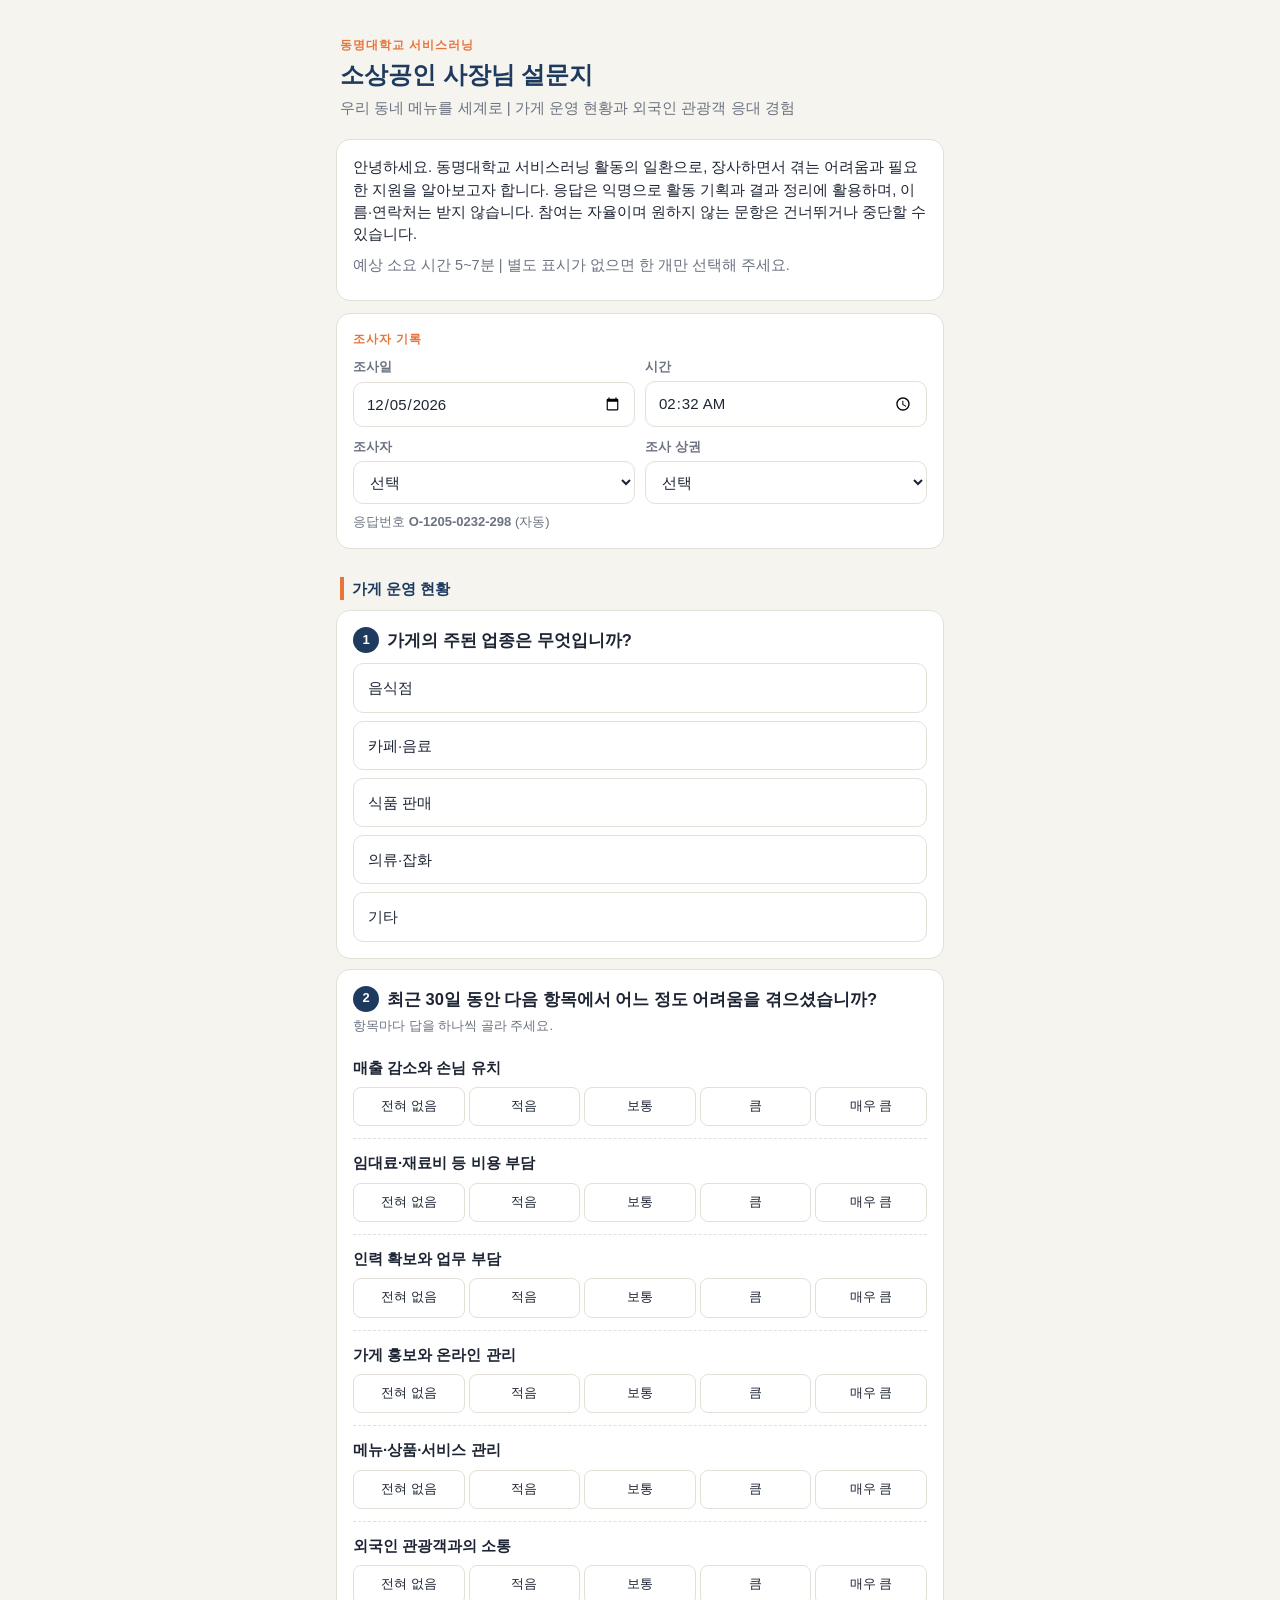
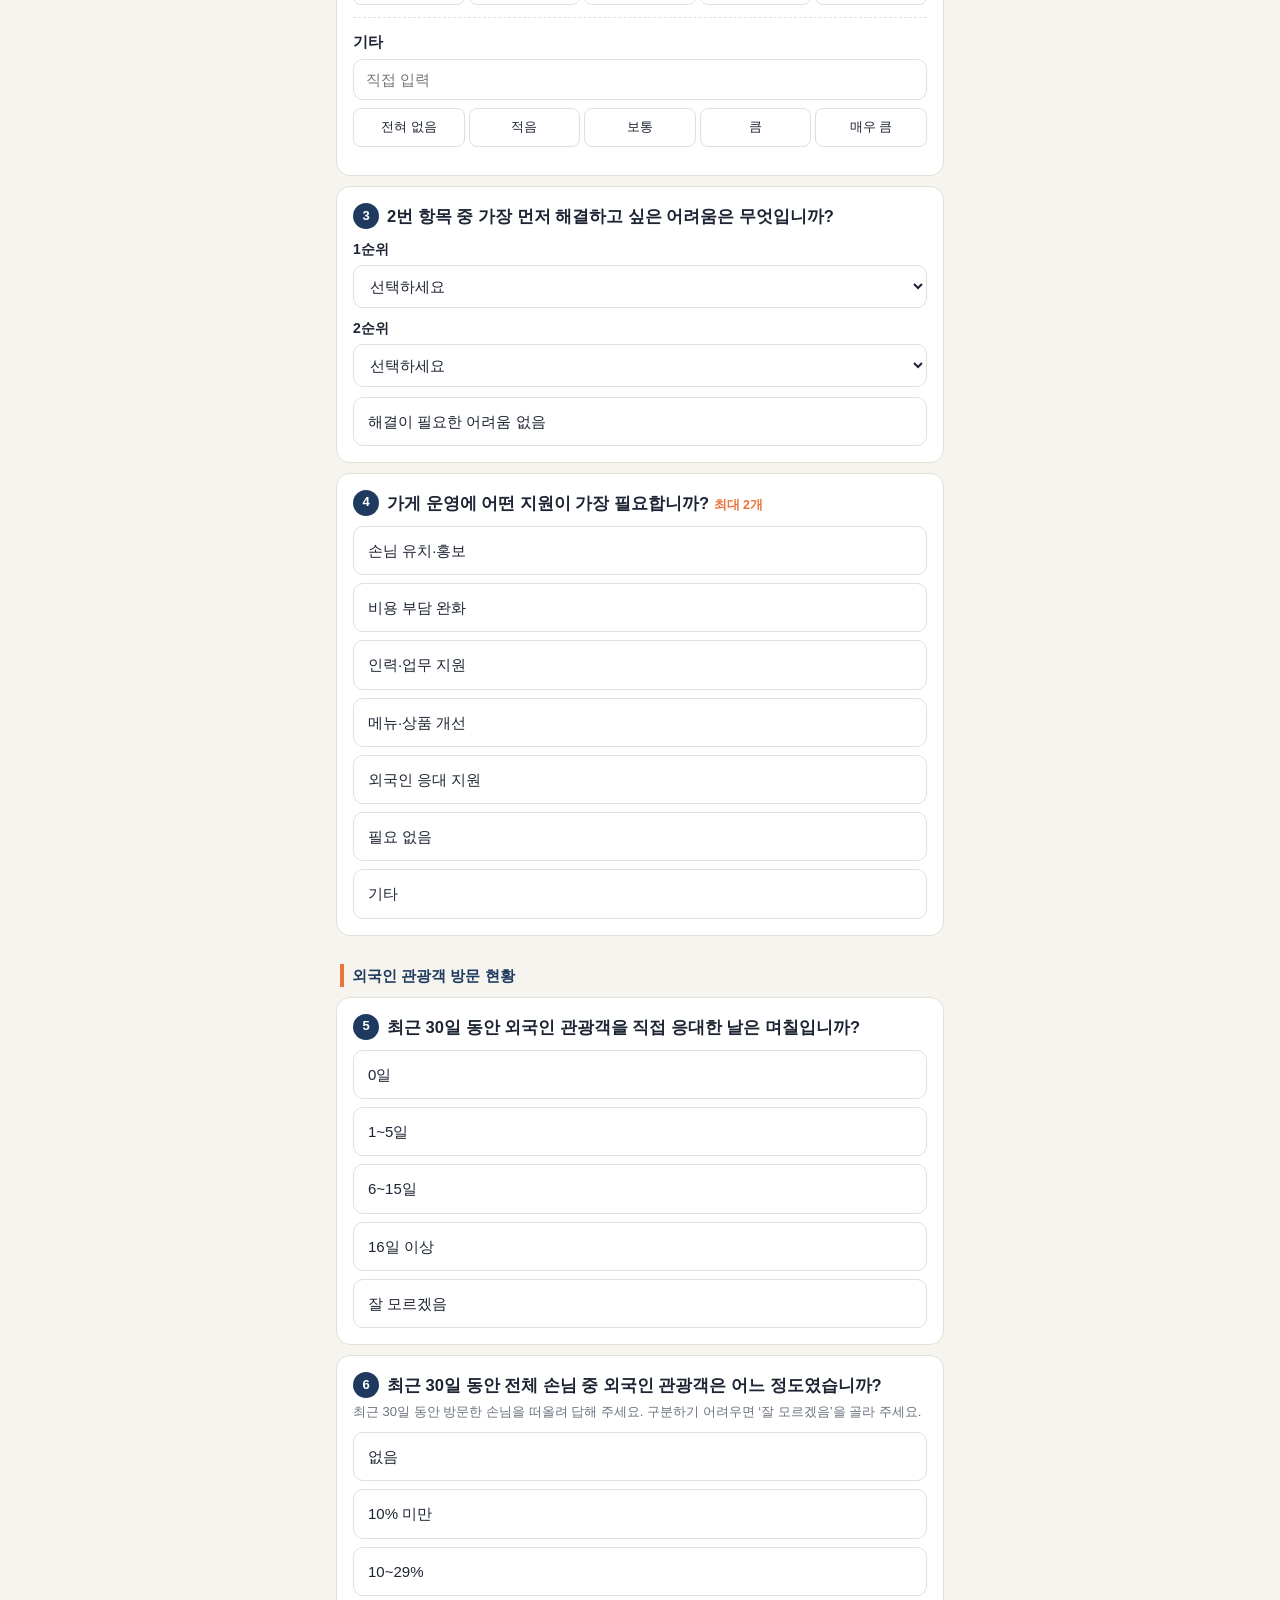
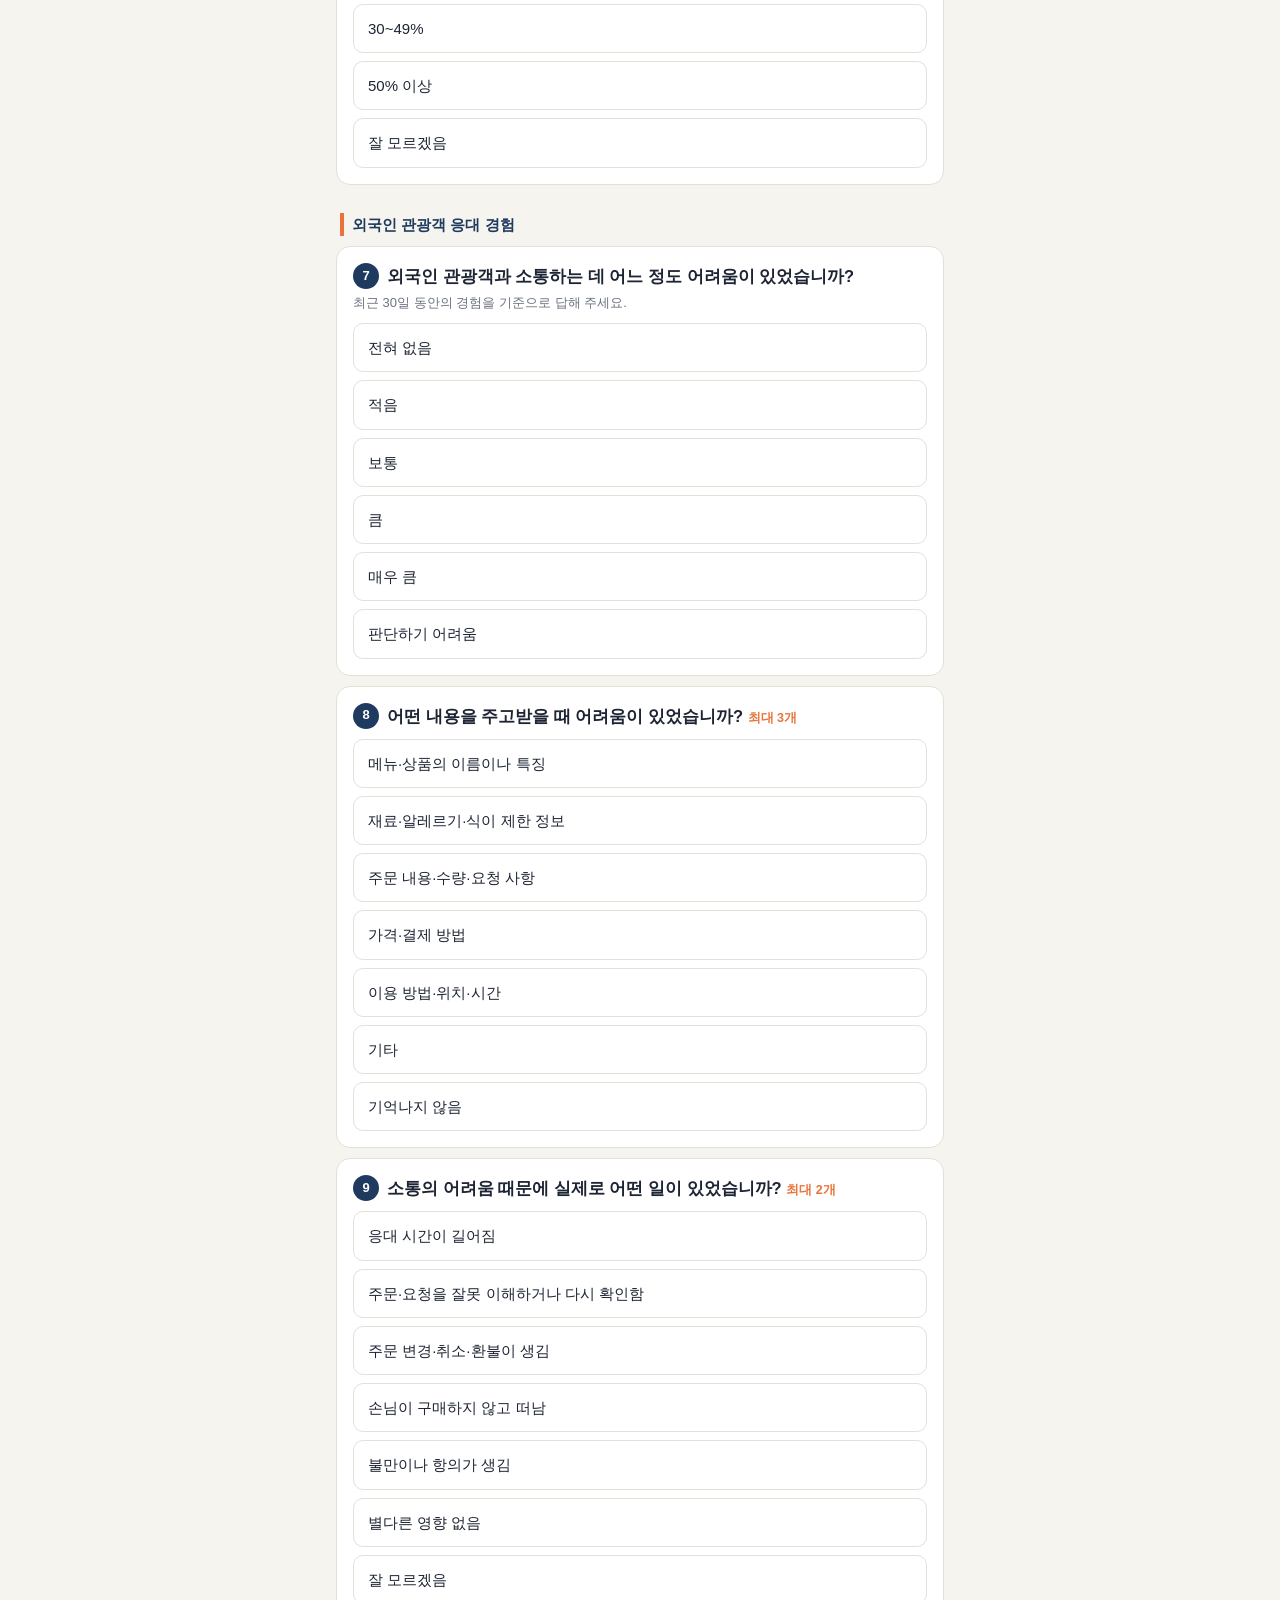
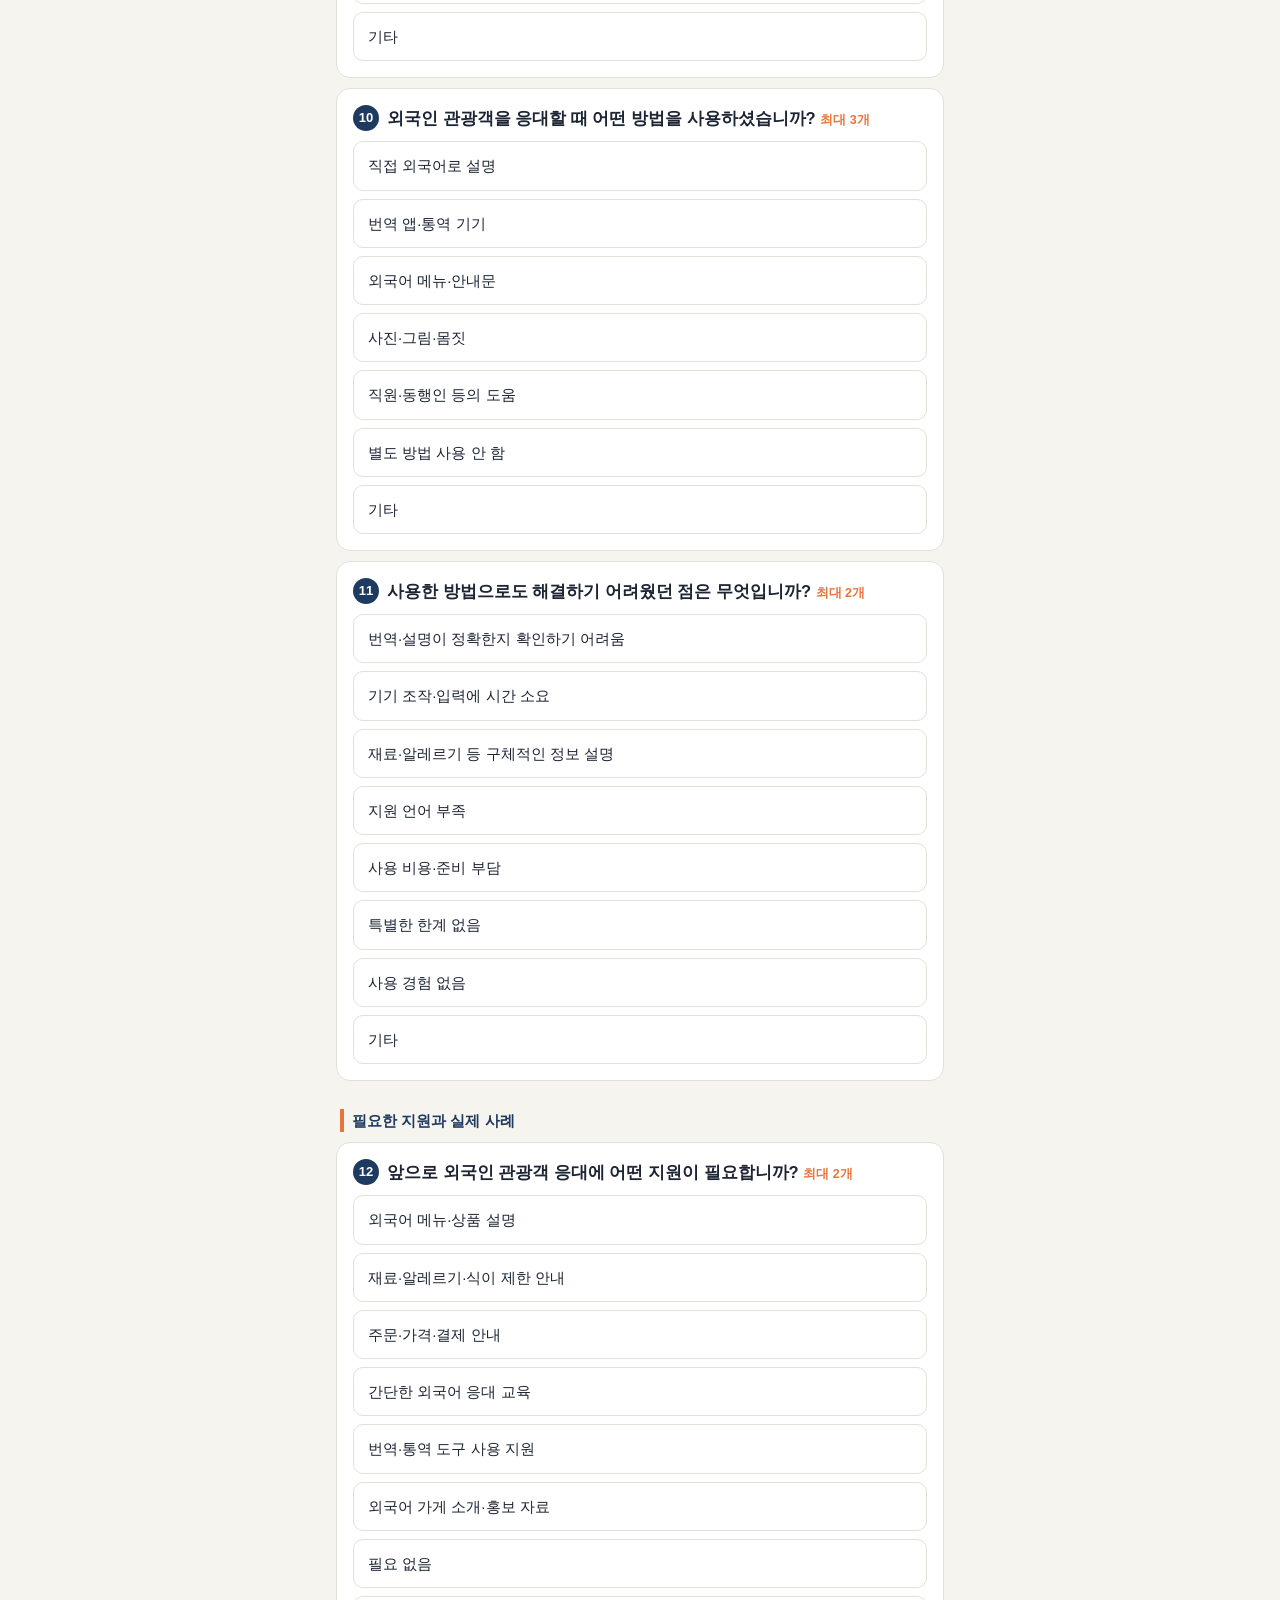
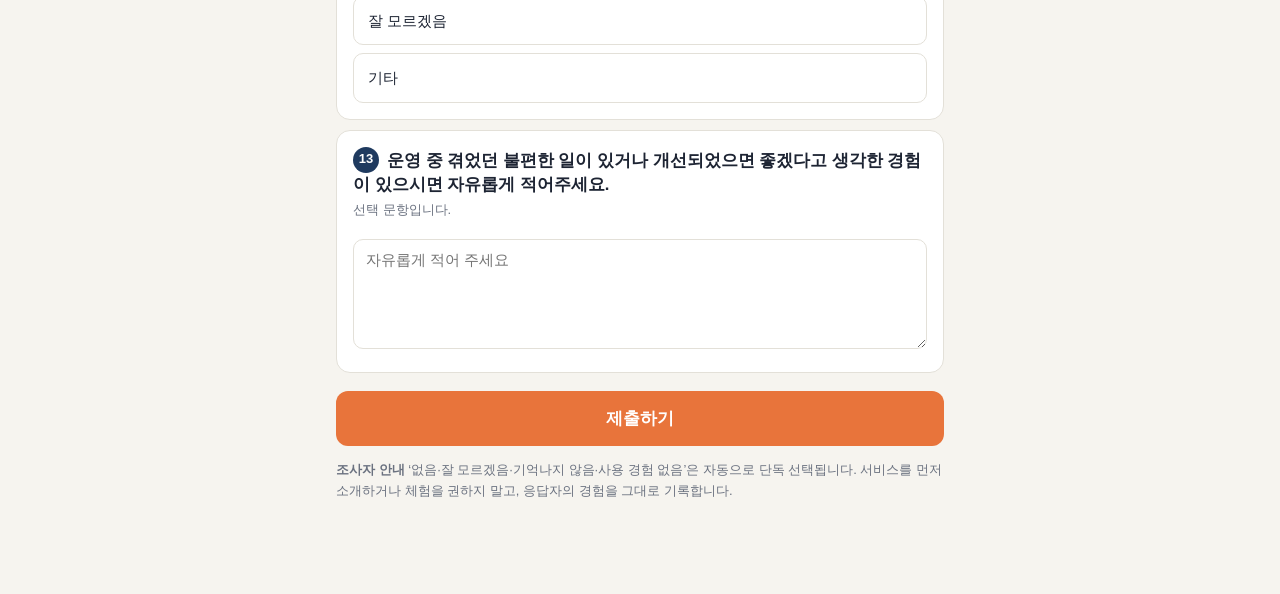
<file: owner.html>
<!doctype html>
<html lang="ko">
<head>
<meta charset="utf-8">
<meta name="viewport" content="width=device-width,initial-scale=1">
<title>사장님 설문 | 우리 동네 메뉴를 세계로</title>
<meta name="description" content="외국인 관광객 응대, 사장님의 경험을 들려주세요 · 익명 5~7분">
<meta property="og:type" content="website">
<meta property="og:title" content="우리 동네 메뉴를 세계로 | 사장님 설문">
<meta property="og:description" content="외국인 관광객 응대, 사장님의 경험을 들려주세요 · 익명 5~7분">
<meta property="og:image" content="https://jinjjabg-hub.github.io/Survey/og-ko.png">
<meta property="og:image:width" content="1200">
<meta property="og:image:height" content="630">
<meta property="og:url" content="https://jinjjabg-hub.github.io/Survey/owner.html">
<meta name="twitter:card" content="summary_large_image">
<link rel="stylesheet" href="style.css">
</head>
<body>
<div class="wrap" id="app">
  <header class="top">
    <div class="kicker">동명대학교 서비스러닝</div>
    <h1>소상공인 사장님 설문지</h1>
    <p class="sub">우리 동네 메뉴를 세계로 | 가게 운영 현황과 외국인 관광객 응대 경험</p>
  </header>

  <div class="card intro">
    <p>안녕하세요. 동명대학교 서비스러닝 활동의 일환으로, 장사하면서 겪는 어려움과 필요한 지원을 알아보고자 합니다. 응답은 익명으로 활동 기획과 결과 정리에 활용하며, 이름·연락처는 받지 않습니다. 참여는 자율이며 원하지 않는 문항은 건너뛰거나 중단할 수 있습니다.</p>
    <p class="small">예상 소요 시간 5~7분 | 별도 표시가 없으면 한 개만 선택해 주세요.</p>
  </div>

  <div class="card">
    <div class="kicker" style="margin-bottom:8px">조사자 기록</div>
    <div class="grid2">
      <label class="fl">조사일<input class="fld" type="date" id="f-date"></label>
      <label class="fl">시간<input class="fld" type="time" id="f-time"></label>
      <label class="fl">조사자<select id="f-by"></select></label>
      <label class="fl">조사 상권<select id="f-area"></select></label>
    </div>
    <input class="fld" id="f-area-etc" placeholder="기타 상권 직접 입력" style="margin-top:8px" hidden>
    <p class="small" style="margin:8px 0 0">응답번호 <b id="f-rid"></b> (자동)</p>
  </div>

  <div id="survey"></div>

  <button class="btn" id="submit">제출하기</button>
  <p class="small" style="margin-top:14px"><b>조사자 안내</b> ‘없음·잘 모르겠음·기억나지 않음·사용 경험 없음’은 자동으로 단독 선택됩니다. 서비스를 먼저 소개하거나 체험을 권하지 말고, 응답자의 경험을 그대로 기록합니다.</p>
  <p class="status" id="pending"></p>
</div>

<div class="wrap" id="done" hidden>
  <div class="card done">
    <div class="big">🙏</div>
    <h1>응답해 주셔서 감사합니다.</h1>
    <p class="status" id="sendmsg"></p>
    <button class="btn" id="again">다음 사장님 설문 시작</button>
    <a class="btn sec" href="index.html" style="text-decoration:none">조사자 홈으로</a>
  </div>
</div>

<script src="config.js"></script>
<script src="core.js"></script>
<script>
const NOZERO = (A) => !A.is('q5', '0일');
const o = (list, flags = {}) => list.map((v) => ({ v, other: v === '기타', excl: (flags.excl || []).includes(v) }));

const Q = [
  { id: 'q1', num: 1, type: 'single', col: 'Q1_업종', sec: '가게 운영 현황',
    t: '가게의 주된 업종은 무엇입니까?',
    opts: o(['음식점', '카페·음료', '식품 판매', '의류·잡화', '기타']) },
  { id: 'q2', num: 2, type: 'matrix', col: 'Q2',
    t: '최근 30일 동안 다음 항목에서 어느 정도 어려움을 겪으셨습니까?',
    n: '항목마다 답을 하나씩 골라 주세요.',
    rows: o(['매출 감소와 손님 유치', '임대료·재료비 등 비용 부담', '인력 확보와 업무 부담', '가게 홍보와 온라인 관리', '메뉴·상품·서비스 관리', '외국인 관광객과의 소통', '기타']),
    cols: ['전혀 없음', '적음', '보통', '큼', '매우 큼'] },
  { id: 'q3', num: 3, type: 'rank', col: 'Q3', source: 'q2',
    t: '2번 항목 중 가장 먼저 해결하고 싶은 어려움은 무엇입니까?',
    r1: '1순위', r2: '2순위', none: '해결이 필요한 어려움 없음' },
  { id: 'q4', num: 4, type: 'multi', max: 2, col: 'Q4_필요한운영지원',
    t: '가게 운영에 어떤 지원이 가장 필요합니까?',
    opts: o(['손님 유치·홍보', '비용 부담 완화', '인력·업무 지원', '메뉴·상품 개선', '외국인 응대 지원', '필요 없음', '기타'], { excl: ['필요 없음'] }) },
  { id: 'q5', num: 5, type: 'single', col: 'Q5_외국인응대일수', sec: '외국인 관광객 방문 현황',
    t: '최근 30일 동안 외국인 관광객을 직접 응대한 날은 며칠입니까?',
    opts: o(['0일', '1~5일', '6~15일', '16일 이상', '잘 모르겠음']) },
  { id: 'q6', num: 6, type: 'single', col: 'Q6_외국인손님비중',
    t: '최근 30일 동안 전체 손님 중 외국인 관광객은 어느 정도였습니까?',
    n: '최근 30일 동안 방문한 손님을 떠올려 답해 주세요. 구분하기 어려우면 ‘잘 모르겠음’을 골라 주세요.',
    opts: o(['없음', '10% 미만', '10~29%', '30~49%', '50% 이상', '잘 모르겠음']) },
  { id: 'q7', num: 7, type: 'single', col: 'Q7_소통어려움정도', sec: '외국인 관광객 응대 경험', show: NOZERO,
    t: '외국인 관광객과 소통하는 데 어느 정도 어려움이 있었습니까?',
    n: '최근 30일 동안의 경험을 기준으로 답해 주세요.',
    opts: o(['전혀 없음', '적음', '보통', '큼', '매우 큼', '판단하기 어려움']) },
  { id: 'q8', num: 8, type: 'multi', max: 3, col: 'Q8_어려웠던내용', show: (A) => NOZERO(A) && !A.is('q7', '전혀 없음'),
    t: '어떤 내용을 주고받을 때 어려움이 있었습니까?',
    opts: o(['메뉴·상품의 이름이나 특징', '재료·알레르기·식이 제한 정보', '주문 내용·수량·요청 사항', '가격·결제 방법', '이용 방법·위치·시간', '기타', '기억나지 않음'], { excl: ['기억나지 않음'] }) },
  { id: 'q9', num: 9, type: 'multi', max: 2, col: 'Q9_실제발생한일', show: (A) => NOZERO(A) && !A.is('q7', '전혀 없음'),
    t: '소통의 어려움 때문에 실제로 어떤 일이 있었습니까?',
    opts: o(['응대 시간이 길어짐', '주문·요청을 잘못 이해하거나 다시 확인함', '주문 변경·취소·환불이 생김', '손님이 구매하지 않고 떠남', '불만이나 항의가 생김', '별다른 영향 없음', '잘 모르겠음', '기타'], { excl: ['별다른 영향 없음', '잘 모르겠음'] }) },
  { id: 'q10', num: 10, type: 'multi', max: 3, col: 'Q10_응대방법', show: NOZERO,
    t: '외국인 관광객을 응대할 때 어떤 방법을 사용하셨습니까?',
    opts: o(['직접 외국어로 설명', '번역 앱·통역 기기', '외국어 메뉴·안내문', '사진·그림·몸짓', '직원·동행인 등의 도움', '별도 방법 사용 안 함', '기타'], { excl: ['별도 방법 사용 안 함'] }) },
  { id: 'q11', num: 11, type: 'multi', max: 2, col: 'Q11_방법의한계', show: NOZERO,
    t: '사용한 방법으로도 해결하기 어려웠던 점은 무엇입니까?',
    opts: o(['번역·설명이 정확한지 확인하기 어려움', '기기 조작·입력에 시간 소요', '재료·알레르기 등 구체적인 정보 설명', '지원 언어 부족', '사용 비용·준비 부담', '특별한 한계 없음', '사용 경험 없음', '기타'], { excl: ['특별한 한계 없음', '사용 경험 없음'] }) },
  { id: 'q12', num: 12, type: 'multi', max: 2, col: 'Q12_필요한응대지원', sec: '필요한 지원과 실제 사례',
    t: '앞으로 외국인 관광객 응대에 어떤 지원이 필요합니까?',
    opts: o(['외국어 메뉴·상품 설명', '재료·알레르기·식이 제한 안내', '주문·가격·결제 안내', '간단한 외국어 응대 교육', '번역·통역 도구 사용 지원', '외국어 가게 소개·홍보 자료', '필요 없음', '잘 모르겠음', '기타'], { excl: ['필요 없음', '잘 모르겠음'] }) },
  { id: 'q13', num: 13, type: 'text', col: 'Q13_자유응답',
    t: '운영 중 겪었던 불편한 일이 있거나 개선되었으면 좋겠다고 생각한 경험이 있으시면 자유롭게 적어주세요.', n: '선택 문항입니다.' }
];

// 한국어 화면: 문항 정의의 글자를 그대로 사용
const T = (q) => ({ t: q.t, n: q.n, sec: q.sec, o: (q.opts || []).map((x) => x.v), rows: (q.rows || []).map((x) => x.v), cols: q.cols, r1: q.r1, r2: q.r2, none: q.none });
const UI = { upto: '최대 {n}개', all: '모두 선택', otherPh: '직접 입력', choose: '선택하세요', maxMsg: '최대 {n}개까지 선택할 수 있어요', textPh: '자유롭게 적어 주세요' };

const CFG = window.SL_CONFIG;
const $ = (id) => document.getElementById(id);
let survey, rid;

function setupMeta() {
  const n = SL.now();
  $('f-date').value = n.date; $('f-time').value = n.time;
  rid = SL.rid('O'); $('f-rid').textContent = rid;
}
function init() {
  $('f-by').innerHTML = '<option value="">선택</option>' + CFG.TEAM.map((t) => `<option>${SL.esc(t)}</option>`).join('');
  $('f-area').innerHTML = '<option value="">선택</option>' + CFG.AREAS.map((t) => `<option>${SL.esc(t)}</option>`).join('') + '<option>기타</option>';
  $('f-by').value = SL.store.get('sl_by', '');
  $('f-area').value = SL.store.get('sl_area', '');
  $('f-area-etc').value = SL.store.get('sl_area_etc', '');
  const syncEtc = () => ($('f-area-etc').hidden = $('f-area').value !== '기타');
  $('f-area').addEventListener('change', syncEtc); syncEtc();
  setupMeta();
  survey = new SL.Survey($('survey'), Q, T, UI);
  survey.render();
  showPending();
}
function showPending() {
  const p = SL.pending();
  $('pending').textContent = p ? `⚠ 아직 전송 안 된 응답 ${p}건 (인터넷 연결되면 자동 전송)` : '';
  $('pending').className = 'status warn';
}

$('submit').addEventListener('click', async () => {
  const area = $('f-area').value === '기타' ? `기타: ${$('f-area-etc').value.trim()}` : $('f-area').value;
  if (!$('f-by').value || !$('f-area').value) { SL.toast('조사자와 조사 상권을 먼저 선택해 주세요'); window.scrollTo({ top: 0, behavior: 'smooth' }); return; }
  const { data, answered } = survey.collect();
  if (!answered && !confirm('응답한 문항이 없습니다. 그래도 제출할까요?')) return;
  SL.store.set('sl_by', $('f-by').value); SL.store.set('sl_area', $('f-area').value); SL.store.set('sl_area_etc', $('f-area-etc').value);
  const row = Object.assign({ '응답번호': rid, '조사일': $('f-date').value, '시간': $('f-time').value, '조사자': $('f-by').value, '조사상권': area }, data);
  $('submit').disabled = true;
  const r = await SL.send('사장님', row);
  $('submit').disabled = false;
  const m = $('sendmsg');
  if (r.nourl) { m.textContent = '⚠ 전송 주소(SCRIPT_URL)가 설정되지 않아 폰에만 저장했어요.'; m.className = 'status warn'; }
  else if (r.left) { m.textContent = `⚠ 인터넷이 불안정해 폰에 저장했어요 (대기 ${r.left}건). 연결되면 자동 전송됩니다.`; m.className = 'status warn'; }
  else { m.textContent = '✓ 구글시트로 전송 완료'; m.className = 'status ok'; }
  $('app').hidden = true; $('done').hidden = false; window.scrollTo(0, 0);
});
$('again').addEventListener('click', () => {
  survey.render(); setupMeta(); showPending();
  $('done').hidden = true; $('app').hidden = false; window.scrollTo(0, 0);
});
init();
</script>
</body>
</html>
</file>
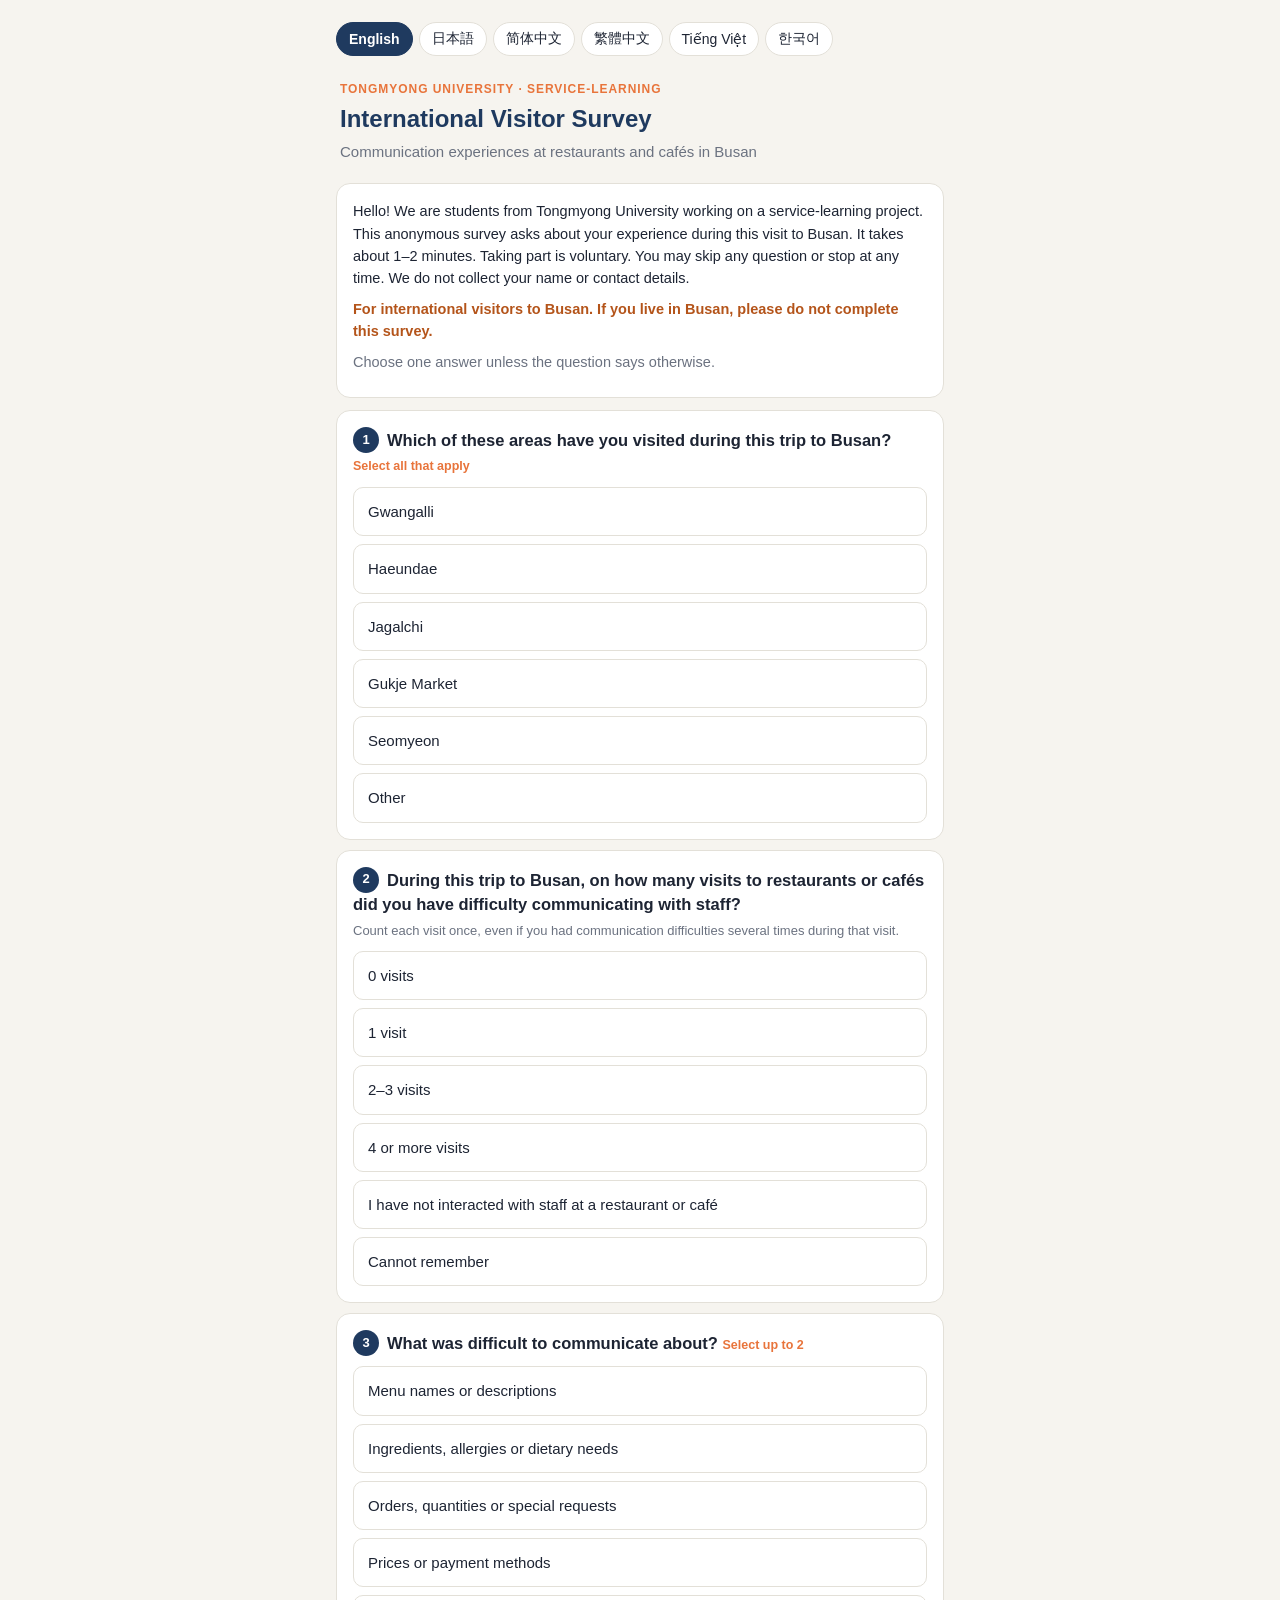
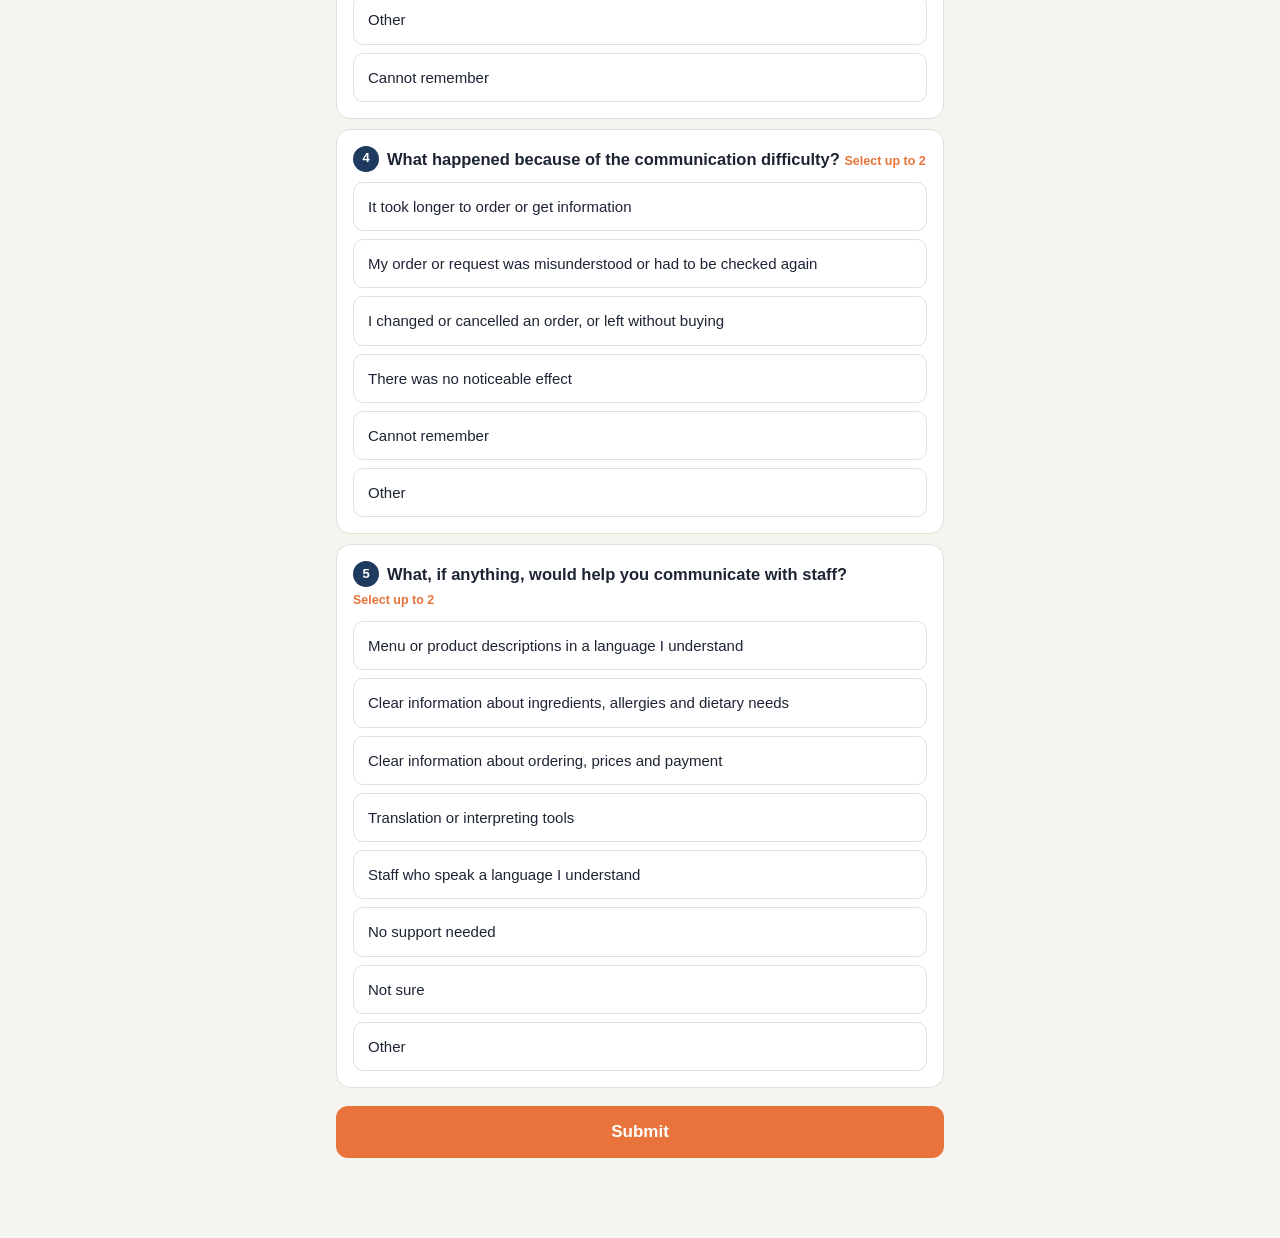
<file: visitor.html>
<!doctype html>
<html lang="en">
<head>
<meta charset="utf-8">
<meta name="viewport" content="width=device-width,initial-scale=1">
<title>International Visitor Survey | Busan</title>
<meta name="description" content="Your experience at local restaurants & cafés · Anonymous, 1–2 min · English 日本語 中文 Tiếng Việt 한국어">
<meta property="og:type" content="website">
<meta property="og:title" content="Visitor Survey in Busan">
<meta property="og:description" content="Your experience at local restaurants & cafés · Anonymous, 1–2 min · English 日本語 中文 Tiếng Việt 한국어">
<meta property="og:image" content="https://jinjjabg-hub.github.io/Survey/og-visitor.png">
<meta property="og:image:width" content="1200">
<meta property="og:image:height" content="630">
<meta property="og:url" content="https://jinjjabg-hub.github.io/Survey/visitor.html">
<meta name="twitter:card" content="summary_large_image">
<link rel="stylesheet" href="style.css">
</head>
<body>
<div class="wrap" id="app">
  <div class="langbar" id="langbar"></div>
  <header class="top">
    <div class="kicker" data-i="kicker"></div>
    <h1 data-i="title"></h1>
    <p class="sub" data-i="subtitle"></p>
  </header>
  <div class="card intro">
    <p data-i="intro"></p>
    <p class="target" data-i="target"></p>
    <p class="small" data-i="one"></p>
  </div>
  <div id="survey"></div>
  <button class="btn" id="submit" data-i="submit"></button>
</div>

<div class="wrap" id="done" hidden>
  <div class="card done">
    <div class="big">🙏</div>
    <h1 data-i="thanks"></h1>
    <p class="status" id="sendmsg"></p>
    <button class="btn sec" id="again" data-i="again"></button>
  </div>
</div>

<script src="config.js"></script>
<script src="core.js"></script>
<script>
// ===== 문항 정의 (구글시트에는 항상 한국어 값으로 저장) =====
const o = (list, flags = {}) => list.map((v) => ({ v, other: v === '기타', excl: (flags.excl || []).includes(v) }));
const NOCONTACT = '음식점·카페 직원과 소통한 경험 없음';
const TO_Q5 = (A) => A.is('q2', '0회') || A.is('q2', '기억나지 않음') || A.is('q2', NOCONTACT);
const Q = [
  { id: 'q1', num: 1, type: 'multi', col: 'Q1_방문지역',
    opts: o(['광안리', '해운대', '자갈치', '국제시장', '서면', '기타']) },
  { id: 'q2', num: 2, type: 'single', col: 'Q2_소통어려움횟수', endIf: (A) => A.is('q2', NOCONTACT),
    opts: o(['0회', '1회', '2~3회', '4회 이상', NOCONTACT, '기억나지 않음']) },
  { id: 'q3', num: 3, type: 'multi', max: 2, col: 'Q3_어려웠던내용', show: (A) => !TO_Q5(A),
    opts: o(['메뉴 이름·설명', '재료·알레르기·식이 제한 정보', '주문 내용·수량·요청 사항', '가격·결제 방법', '기타', '기억나지 않음'], { excl: ['기억나지 않음'] }) },
  { id: 'q4', num: 4, type: 'multi', max: 2, col: 'Q4_실제발생한일', show: (A) => !TO_Q5(A),
    opts: o(['주문하거나 정보를 확인하는 데 시간이 더 걸림', '주문·요청이 잘못 전달되거나 다시 확인해야 했음', '주문을 바꾸거나 취소함 또는 구매하지 않고 떠남', '별다른 영향 없음', '기억나지 않음', '기타'], { excl: ['별다른 영향 없음', '기억나지 않음'] }) },
  { id: 'q5', num: 5, type: 'multi', max: 2, col: 'Q5_도움될지원', show: (A) => !A.is('q2', NOCONTACT),
    opts: o(['이해할 수 있는 언어의 메뉴·상품 설명', '명확한 재료·알레르기·식이 제한 안내', '명확한 주문·가격·결제 안내', '번역·통역 도구', '내가 이해하는 언어로 소통할 수 있는 직원', '필요 없음', '잘 모르겠음', '기타'], { excl: ['필요 없음', '잘 모르겠음'] }) }
];

// ===== 언어별 문구 (영어·일본어·중국어 간체·한국어: 팀 번역본 / 번체·베트남어: 추가 번역) =====
const LANGS = [
  ['en', 'English'], ['ja', '日本語'], ['zh-CN', '简体中文'], ['zh-TW', '繁體中文'], ['vi', 'Tiếng Việt'], ['ko', '한국어']
];
const L = {
  en: {
    ui: { kicker: 'Tongmyong University · Service-Learning', title: 'International Visitor Survey', subtitle: 'Communication experiences at restaurants and cafés in Busan',
      intro: 'Hello! We are students from Tongmyong University working on a service-learning project. This anonymous survey asks about your experience during this visit to Busan. It takes about 1–2 minutes. Taking part is voluntary. You may skip any question or stop at any time. We do not collect your name or contact details.',
      target: 'For international visitors to Busan. If you live in Busan, please do not complete this survey.',
      one: 'Choose one answer unless the question says otherwise.',
      upto: 'Select up to {n}', all: 'Select all that apply', otherPh: 'Please specify', maxMsg: 'You can select up to {n}.',
      submit: 'Submit', thanks: 'Thank you for your time!', again: 'New response', empty: 'You have not answered any questions. Submit anyway?',
      sent: '✓ Submitted', saved: 'Saved on this device. It will be sent automatically when you are online.' },
    q: {
      q1: { t: 'Which of these areas have you visited during this trip to Busan?', o: ['Gwangalli', 'Haeundae', 'Jagalchi', 'Gukje Market', 'Seomyeon', 'Other'] },
      q2: { t: 'During this trip to Busan, on how many visits to restaurants or cafés did you have difficulty communicating with staff?', n: 'Count each visit once, even if you had communication difficulties several times during that visit.',
        o: ['0 visits', '1 visit', '2–3 visits', '4 or more visits', 'I have not interacted with staff at a restaurant or café', 'Cannot remember'], end: 'The survey ends here. Please tap Submit. Thank you!' },
      q3: { t: 'What was difficult to communicate about?', o: ['Menu names or descriptions', 'Ingredients, allergies or dietary needs', 'Orders, quantities or special requests', 'Prices or payment methods', 'Other', 'Cannot remember'] },
      q4: { t: 'What happened because of the communication difficulty?', o: ['It took longer to order or get information', 'My order or request was misunderstood or had to be checked again', 'I changed or cancelled an order, or left without buying', 'There was no noticeable effect', 'Cannot remember', 'Other'] },
      q5: { t: 'What, if anything, would help you communicate with staff?', o: ['Menu or product descriptions in a language I understand', 'Clear information about ingredients, allergies and dietary needs', 'Clear information about ordering, prices and payment', 'Translation or interpreting tools', 'Staff who speak a language I understand', 'No support needed', 'Not sure', 'Other'] }
    }
  },
  ja: {
    ui: { kicker: '東明大学 · サービスラーニング', title: '外国人観光客アンケート', subtitle: '釜山の飲食店やカフェでのコミュニケーションに関する調査',
      intro: 'こんにちは。私たちは東明大学のサービスラーニング活動として、今回の釜山旅行中の飲食店やカフェでの体験を調査しています。回答は匿名で、所要時間は約1～2分です。参加は任意です。答えたくない質問は飛ばすことができ、いつでも回答を中止できます。氏名や連絡先は収集しません。',
      target: '釜山を訪れた外国人観光客が対象です。釜山にお住まいの方は対象外です。',
      one: '特に指定がない場合は、回答を1つ選んでください。',
      upto: '{n}つまで選択', all: 'すべて選択', otherPh: '具体的にご記入ください', maxMsg: '{n}つまで選択できます。',
      submit: '送信する', thanks: 'ご協力ありがとうございました。', again: '新しい回答', empty: 'まだ回答がありません。このまま送信しますか？',
      sent: '✓ 送信しました', saved: 'この端末に保存しました。オンラインになると自動で送信されます。' },
    q: {
      q1: { t: '今回の釜山旅行で訪れた場所をすべて選んでください。', o: ['広安里', '海雲台', 'チャガルチ', '国際市場', '西面', 'その他'] },
      q2: { t: '今回の釜山旅行中、飲食店やカフェの店員とのやり取りで困ったのは、何回の来店時ですか。', n: '同じ来店中に何度困ったことがあっても、1回として数えてください。',
        o: ['0回', '1回', '2～3回', '4回以上', '飲食店やカフェの店員とやり取りしたことがない', '覚えていない'], end: 'アンケートはここで終了です。「送信する」を押してください。ありがとうございました。' },
      q3: { t: 'どのような内容を伝えたり理解したりする際に困りましたか。', o: ['メニュー名や説明', '食材・アレルギー・食事制限に関する情報', '注文内容・数量・要望', '価格や支払い方法', 'その他', '覚えていない'] },
      q4: { t: 'コミュニケーションの難しさにより、実際に何が起きましたか。', o: ['注文や情報の確認に時間がかかった', '注文や要望が誤って伝わった、または再確認が必要だった', '注文を変更・キャンセルした、または購入せずに店を出た', '特に影響はなかった', '覚えていない', 'その他'] },
      q5: { t: '店員とのやり取りに、どのようなサポートが役立ちますか。', o: ['理解できる言語でのメニューや商品の説明', '明確な食材・アレルギー・食事制限の案内', '明確な注文・価格・支払いの案内', '翻訳・通訳ツール', '自分が理解できる言語で対応できる店員', 'サポートは不要', 'わからない', 'その他'] }
    }
  },
  'zh-CN': {
    ui: { kicker: '东明大学 · 服务学习', title: '外国游客问卷调查', subtitle: '釜山餐厅及咖啡馆的沟通体验调查',
      intro: '您好！我们是东明大学服务学习项目的学生。本问卷旨在了解您此次到访釜山期间在餐厅及咖啡馆的体验。问卷匿名填写，约需1至2分钟。参与完全自愿，您可以跳过任何问题或随时停止作答。我们不收集您的姓名或联系方式。',
      target: '本问卷面向到访釜山的外国游客。居住在釜山的人士不属于本次调查对象。',
      one: '除另有说明外，每题请选择一项。',
      upto: '最多选{n}项', all: '可多选', otherPh: '请具体填写', maxMsg: '最多可选择{n}项。',
      submit: '提交', thanks: '感谢您的参与！', again: '新的回答', empty: '您还没有回答任何问题。仍要提交吗？',
      sent: '✓ 已提交', saved: '已保存在本设备上，联网后将自动发送。' },
    q: {
      q1: { t: '此次釜山旅行期间，您去过以下哪些地方？', o: ['广安里', '海云台', '札嘎其', '国际市场', '西面', '其他'] },
      q2: { t: '此次釜山旅行期间，您在餐厅或咖啡馆与店员沟通时遇到困难的到店次数是多少？', n: '同一次到店期间，即使多次遇到沟通困难，也只计为1次。',
        o: ['0次', '1次', '2至3次', '4次及以上', '没有与餐厅或咖啡馆的店员交流过', '记不清'], end: '问卷到此结束，请点击“提交”。谢谢！' },
      q3: { t: '您在沟通哪些内容时遇到了困难？', o: ['菜单名称或说明', '食材、过敏或饮食限制信息', '点单内容、数量或特殊要求', '价格或付款方式', '其他', '记不清'] },
      q4: { t: '沟通困难实际带来了哪些影响？', o: ['点单或获取信息花费了更多时间', '订单或要求被误解，或需要再次确认', '更改或取消了订单，或未消费就离开了', '没有明显影响', '记不清', '其他'] },
      q5: { t: '哪些支持有助于您与店员沟通？', o: ['用我能理解的语言提供菜单或商品说明', '清晰的食材、过敏及饮食限制信息', '清晰的点单、价格及付款说明', '翻译或口译工具', '能用我理解的语言交流的店员', '不需要支持', '不确定', '其他'] }
    }
  },
  'zh-TW': {
    ui: { kicker: '東明大學 · 服務學習', title: '外國遊客問卷調查', subtitle: '釜山餐廳及咖啡廳的溝通體驗調查',
      intro: '您好！我們是東明大學服務學習計畫的學生。本問卷想了解您這次到訪釜山期間在餐廳及咖啡廳的體驗。問卷為匿名填寫，約需1至2分鐘。參與完全自願，您可以略過任何問題或隨時停止作答。我們不會收集您的姓名或聯絡方式。',
      target: '本問卷適用於到訪釜山的外國遊客。居住在釜山的人士不屬於本次調查對象。',
      one: '除另有說明外，每題請選擇一項。',
      upto: '最多選{n}項', all: '可複選', otherPh: '請具體填寫', maxMsg: '最多可選擇{n}項。',
      submit: '送出', thanks: '感謝您的參與！', again: '新的回答', empty: '您還沒有回答任何問題。仍要送出嗎？',
      sent: '✓ 已送出', saved: '已儲存在此裝置上，連上網路後會自動傳送。' },
    q: {
      q1: { t: '這次釜山旅行期間，您去過以下哪些地方？', o: ['廣安里', '海雲臺', '札嘎其', '國際市場', '西面', '其他'] },
      q2: { t: '這次釜山旅行期間，您在餐廳或咖啡廳與店員溝通時遇到困難的到店次數是多少？', n: '同一次到店期間，即使多次遇到溝通困難，也只算1次。',
        o: ['0次', '1次', '2至3次', '4次以上', '沒有和餐廳或咖啡廳的店員交流過', '記不清楚'], end: '問卷到此結束，請點選「送出」。謝謝！' },
      q3: { t: '您在溝通哪些內容時遇到了困難？', o: ['菜單名稱或說明', '食材、過敏或飲食限制資訊', '點餐內容、數量或特殊需求', '價格或付款方式', '其他', '記不清楚'] },
      q4: { t: '溝通困難實際帶來了哪些影響？', o: ['點餐或取得資訊花了更多時間', '訂單或需求被誤解，或需要再次確認', '更改或取消了訂單，或未消費就離開了', '沒有明顯影響', '記不清楚', '其他'] },
      q5: { t: '哪些協助有助於您與店員溝通？', o: ['以我看得懂的語言提供菜單或商品說明', '清楚的食材、過敏及飲食限制資訊', '清楚的點餐、價格及付款說明', '翻譯或口譯工具', '能用我聽得懂的語言交流的店員', '不需要協助', '不確定', '其他'] }
    }
  },
  vi: {
    ui: { kicker: 'Đại học Tongmyong · Service-Learning', title: 'Khảo sát du khách quốc tế', subtitle: 'Trải nghiệm giao tiếp tại nhà hàng và quán cà phê ở Busan',
      intro: 'Xin chào! Chúng tôi là sinh viên Đại học Tongmyong đang thực hiện một dự án học tập phục vụ cộng đồng (service-learning). Khảo sát ẩn danh này hỏi về trải nghiệm của bạn trong chuyến thăm Busan lần này và mất khoảng 1–2 phút. Việc tham gia là tự nguyện. Bạn có thể bỏ qua bất kỳ câu hỏi nào hoặc dừng lại bất cứ lúc nào. Chúng tôi không thu thập tên hay thông tin liên lạc của bạn.',
      target: 'Dành cho du khách quốc tế đến Busan. Nếu bạn sống ở Busan, vui lòng không tham gia khảo sát này.',
      one: 'Chỉ chọn một đáp án, trừ khi câu hỏi có ghi chú khác.',
      upto: 'Chọn tối đa {n}', all: 'Chọn tất cả mục phù hợp', otherPh: 'Vui lòng ghi rõ', maxMsg: 'Bạn chỉ có thể chọn tối đa {n}.',
      submit: 'Gửi', thanks: 'Cảm ơn bạn đã dành thời gian!', again: 'Câu trả lời mới', empty: 'Bạn chưa trả lời câu hỏi nào. Vẫn gửi chứ?',
      sent: '✓ Đã gửi', saved: 'Đã lưu trên thiết bị này. Sẽ tự động gửi khi có mạng.' },
    q: {
      q1: { t: 'Trong chuyến đi Busan lần này, bạn đã đến những khu vực nào?', o: ['Gwangalli', 'Haeundae', 'Jagalchi', 'Chợ Gukje', 'Seomyeon', 'Khác'] },
      q2: { t: 'Trong chuyến đi Busan này, bạn gặp khó khăn khi giao tiếp với nhân viên trong bao nhiêu lần ghé nhà hàng hoặc quán cà phê?', n: 'Mỗi lần ghé quán chỉ tính là 1 lần, dù bạn gặp khó khăn nhiều lần trong lần ghé đó.',
        o: ['0 lần', '1 lần', '2–3 lần', '4 lần trở lên', 'Tôi chưa giao tiếp với nhân viên nhà hàng hay quán cà phê', 'Không nhớ'], end: 'Khảo sát kết thúc tại đây. Vui lòng nhấn Gửi. Xin cảm ơn!' },
      q3: { t: 'Bạn gặp khó khăn khi trao đổi về nội dung nào?', o: ['Tên món hoặc mô tả món', 'Nguyên liệu, dị ứng hoặc chế độ ăn kiêng', 'Nội dung gọi món, số lượng hoặc yêu cầu đặc biệt', 'Giá hoặc phương thức thanh toán', 'Khác', 'Không nhớ'] },
      q4: { t: 'Khó khăn trong giao tiếp đã dẫn đến điều gì?', o: ['Mất nhiều thời gian hơn để gọi món hoặc hỏi thông tin', 'Món hoặc yêu cầu của tôi bị hiểu sai hoặc phải kiểm tra lại', 'Tôi đã đổi hoặc hủy món, hoặc rời đi mà không mua', 'Không có ảnh hưởng đáng kể', 'Không nhớ', 'Khác'] },
      q5: { t: 'Điều gì sẽ giúp bạn giao tiếp với nhân viên dễ hơn?', o: ['Mô tả món/sản phẩm bằng ngôn ngữ tôi hiểu', 'Thông tin rõ ràng về nguyên liệu, dị ứng và chế độ ăn kiêng', 'Hướng dẫn rõ ràng về gọi món, giá và thanh toán', 'Công cụ dịch hoặc phiên dịch', 'Nhân viên nói được ngôn ngữ tôi hiểu', 'Không cần hỗ trợ', 'Không chắc', 'Khác'] }
    }
  },
  ko: {
    ui: { kicker: '동명대학교 서비스러닝', title: '외국인 관광객 설문지', subtitle: '부산 음식점과 카페 이용 중 소통 경험 조사',
      intro: '안녕하세요. 동명대학교 서비스러닝 활동으로 이번 부산 방문 중 음식점·카페 이용 경험을 조사합니다. 약 1~2분이 걸리며 익명으로 답합니다. 참여는 자율이고, 문항을 건너뛰거나 언제든 중단할 수 있습니다. 이름·연락처는 받지 않습니다.',
      target: '대상은 부산을 방문한 외국인 관광객입니다. 부산 거주자는 조사 대상에서 제외합니다.',
      one: '별도 표시가 없으면 한 개만 선택해 주세요.',
      upto: '최대 {n}개', all: '모두 선택', otherPh: '직접 입력', maxMsg: '최대 {n}개까지 선택할 수 있어요',
      submit: '제출하기', thanks: '응답해 주셔서 감사합니다.', again: '새 응답', empty: '응답한 문항이 없습니다. 그래도 제출할까요?',
      sent: '✓ 전송 완료', saved: '이 기기에 저장했어요. 인터넷이 연결되면 자동 전송됩니다.' },
    q: {
      q1: { t: '이번 부산 여행에서 방문한 곳은 어디입니까?' },
      q2: { t: '이번 부산 여행 중 음식점·카페 직원과 소통이 어려웠던 적은 몇 번입니까?', n: '한 번 방문한 가게에서 여러 차례 어려움이 있었어도 1회로 세어 주세요.', end: '설문이 여기서 끝납니다. 제출하기를 눌러 주세요. 감사합니다!' },
      q3: { t: '어떤 내용을 주고받을 때 어려움이 있었습니까?' },
      q4: { t: '소통의 어려움 때문에 실제로 어떤 일이 있었습니까?' },
      q5: { t: '직원과 소통할 때 어떤 지원이 도움이 되겠습니까?' }
    }
  }
};

// ===== 언어 선택 =====
const $ = (id) => document.getElementById(id);
const params = new URLSearchParams(location.search);
function detectLang() {
  const saved = params.get('lang') || SL.store.get('sl_vlang', '');
  if (L[saved]) return saved;
  const nav = (navigator.language || 'en').toLowerCase();
  if (nav.startsWith('ja')) return 'ja';
  if (nav.startsWith('zh')) return /tw|hk|mo|hant/.test(nav) ? 'zh-TW' : 'zh-CN';
  if (nav.startsWith('vi')) return 'vi';
  return 'en';
}
let lang = detectLang();
let survey, rid = SL.rid('V');

const T = (q) => {
  const tx = L[lang].q[q.id] || {};
  return { t: tx.t, n: tx.n, end: tx.end, o: tx.o || q.opts.map((x) => x.v) };
};

function snapshot() {
  // 언어를 바꿔도 이미 고른 답 유지
  const s = {};
  document.querySelectorAll('#survey input').forEach((el, i) => (s[i] = el.type === 'text' ? el.value : el.checked));
  return s;
}
function restore(s) {
  document.querySelectorAll('#survey input').forEach((el, i) => {
    if (!(i in s)) return;
    if (el.type === 'text') el.value = s[i]; else { el.checked = s[i]; if (el.type === 'radio' && s[i]) el.dataset.was = '1'; }
  });
}
function applyLang(keep) {
  const snap = keep ? snapshot() : null;
  document.documentElement.lang = lang;
  const ui = L[lang].ui;
  document.querySelectorAll('[data-i]').forEach((el) => (el.textContent = ui[el.dataset.i] || ''));
  $('langbar').innerHTML = LANGS.map(([k, n]) => `<button type="button" data-l="${k}" class="${k === lang ? 'on' : ''}">${n}</button>`).join('');
  $('langbar').querySelectorAll('button').forEach((b) => b.addEventListener('click', () => {
    lang = b.dataset.l; SL.store.set('sl_vlang', lang); applyLang(true);
  }));
  survey = new SL.Survey($('survey'), Q, T, ui);
  survey.render();
  if (snap) { restore(snap); survey.update(); }
}

$('submit').addEventListener('click', async () => {
  const { data, answered } = survey.collect();
  if (!answered && !confirm(L[lang].ui.empty)) return;
  const row = Object.assign({
    '응답번호': rid, '조사일': SL.now().date, '시간': SL.now().time,
    '조사자': params.get('by') || '', '조사상권': params.get('area') || '', '응답언어': LANGS.find((x) => x[0] === lang)[1]
  }, data);
  $('submit').disabled = true;
  const r = await SL.send('관광객', row);
  $('submit').disabled = false;
  const m = $('sendmsg');
  if (r.left || r.nourl) { m.textContent = L[lang].ui.saved; m.className = 'status warn'; }
  else { m.textContent = L[lang].ui.sent; m.className = 'status ok'; }
  $('app').hidden = true; $('done').hidden = false; window.scrollTo(0, 0);
});
$('again').addEventListener('click', () => {
  rid = SL.rid('V'); applyLang(false);
  $('done').hidden = true; $('app').hidden = false; window.scrollTo(0, 0);
});
applyLang(false);
</script>
</body>
</html>
</file>
<file: style.css>
:root{
  --bg:#f6f4ef; --card:#ffffff; --ink:#1d2433; --muted:#6b7280; --line:#e3e0d8;
  --brand:#1f3a5f; --accent:#e8743b; --accent-soft:#fdeee5; --ok:#2f7d4f; --warn:#b4541a;
}
@media (prefers-color-scheme: dark){
  :root{ --bg:#14171d; --card:#1c2029; --ink:#e9ebef; --muted:#9aa3b2; --line:#2c323d;
    --brand:#9cc0ea; --accent:#f08a55; --accent-soft:#3a2a22; --ok:#5fc08a; --warn:#f0a070; }
}
*{box-sizing:border-box}
html,body{margin:0;background:var(--bg);color:var(--ink);
  font-family:-apple-system,BlinkMacSystemFont,"Apple SD Gothic Neo","Noto Sans KR","Noto Sans JP","Noto Sans SC","Segoe UI",sans-serif;
  line-height:1.55;-webkit-text-size-adjust:100%}
.wrap{max-width:640px;margin:0 auto;padding:16px 16px 80px}
header.top{padding:20px 4px 8px}
.kicker{font-size:12px;letter-spacing:.08em;color:var(--accent);font-weight:700;text-transform:uppercase}
h1{font-size:24px;margin:4px 0 6px;color:var(--brand);line-height:1.3}
.sub{color:var(--muted);margin:0;font-size:15px}
.card{background:var(--card);border:1px solid var(--line);border-radius:14px;padding:16px;margin:12px 0}
.intro p{margin:0 0 8px;font-size:14.5px}
.intro .target{font-weight:600;color:var(--warn)}
.small{font-size:13px;color:var(--muted)}
h2.sec{font-size:15px;margin:28px 4px 6px;color:var(--brand);border-left:4px solid var(--accent);padding-left:8px}
section.q{background:var(--card);border:1px solid var(--line);border-radius:14px;padding:16px;margin:10px 0}
section.q[hidden]{display:none}
section.q h3{font-size:16.5px;margin:0 0 4px;font-weight:700;line-height:1.45}
.num{display:inline-flex;align-items:center;justify-content:center;min-width:26px;height:26px;border-radius:13px;
  background:var(--brand);color:var(--card);font-size:13px;margin-right:8px;vertical-align:2px}
.tag{font-style:normal;font-weight:600;font-size:12.5px;color:var(--accent);white-space:nowrap}
.hint{font-size:13px;color:var(--muted);margin:2px 0 8px}
.opts{display:flex;flex-direction:column;gap:8px;margin-top:10px}
label.opt{display:block;cursor:pointer}
label.opt input,label.mc input{position:absolute;opacity:0;pointer-events:none}
label.opt span{display:block;padding:12px 14px;border:1.5px solid var(--line);border-radius:10px;font-size:15px;transition:.12s}
label.opt input:checked + span{border-color:var(--accent);background:var(--accent-soft);font-weight:600}
label.opt input:checked + span::before{content:"✓ ";color:var(--accent)}
input.other,textarea,select,input.fld{width:100%;padding:11px 12px;border:1.5px solid var(--line);border-radius:10px;
  font-size:15px;background:var(--card);color:var(--ink);font-family:inherit}
input.other{margin-top:-2px}
input.other[hidden]{display:none}
textarea{min-height:110px;resize:vertical;margin-top:10px}
.mrow{border-top:1px dashed var(--line);padding:12px 0}
.mrow:first-child{border-top:none}
.mlabel{font-weight:600;font-size:15px;margin-bottom:8px}
.mcols{display:grid;grid-template-columns:repeat(6,1fr);gap:4px}
label.mc{cursor:pointer}
label.mc span{display:block;text-align:center;padding:9px 2px;border:1.5px solid var(--line);border-radius:8px;font-size:12.5px;word-break:keep-all}
label.mc input:checked + span{border-color:var(--accent);background:var(--accent);color:#fff;font-weight:700}
.rank{display:grid;gap:10px;margin-top:10px}
.rank label.r{font-size:14px;font-weight:600;display:grid;gap:4px}
.endnote{background:var(--accent-soft);border-radius:10px;padding:12px;font-weight:600;margin-top:10px}
.endnote[hidden]{display:none}
.btn{display:block;width:100%;padding:16px;border:0;border-radius:12px;background:var(--accent);color:#fff;
  font-size:17px;font-weight:700;cursor:pointer;font-family:inherit;margin-top:18px}
.btn.sec{background:var(--card);color:var(--brand);border:1.5px solid var(--brand)}
.btn:disabled{opacity:.6}
.langbar{display:flex;flex-wrap:wrap;gap:6px;margin:6px 0 4px}
.langbar button{border:1.5px solid var(--line);background:var(--card);color:var(--ink);border-radius:20px;
  padding:7px 12px;font-size:14px;cursor:pointer;font-family:inherit}
.langbar button.on{background:var(--brand);color:var(--card);border-color:var(--brand);font-weight:700}
.grid2{display:grid;grid-template-columns:1fr 1fr;gap:10px}
.fl{font-size:13px;font-weight:600;color:var(--muted);display:grid;gap:4px}
.toast{position:fixed;left:50%;bottom:24px;transform:translateX(-50%);background:var(--ink);color:var(--bg);
  padding:10px 16px;border-radius:20px;font-size:14px;opacity:0;transition:.2s;pointer-events:none;max-width:90%;text-align:center}
.toast.show{opacity:1}
.done{text-align:center;padding:40px 16px}
.done .big{font-size:48px}
.status{font-size:13px;margin-top:8px}
.status.ok{color:var(--ok)} .status.warn{color:var(--warn)}
</file>
